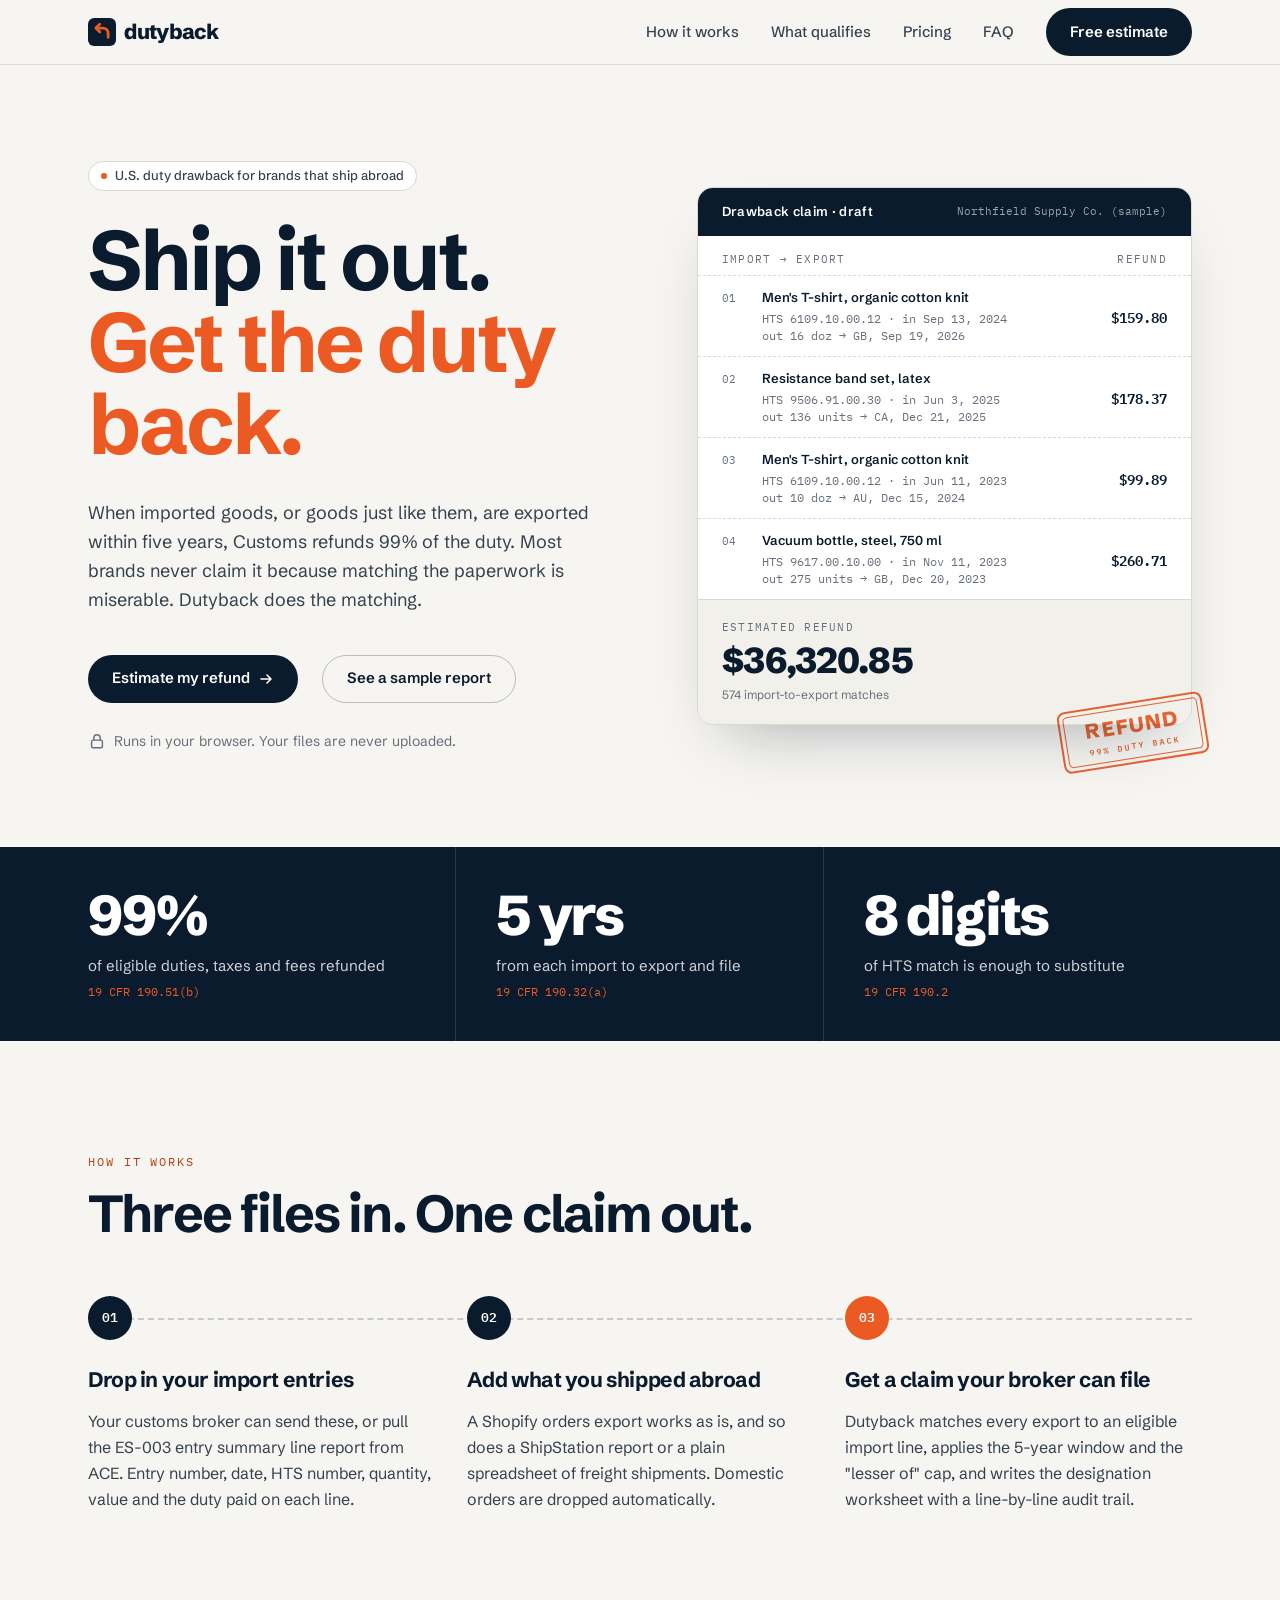
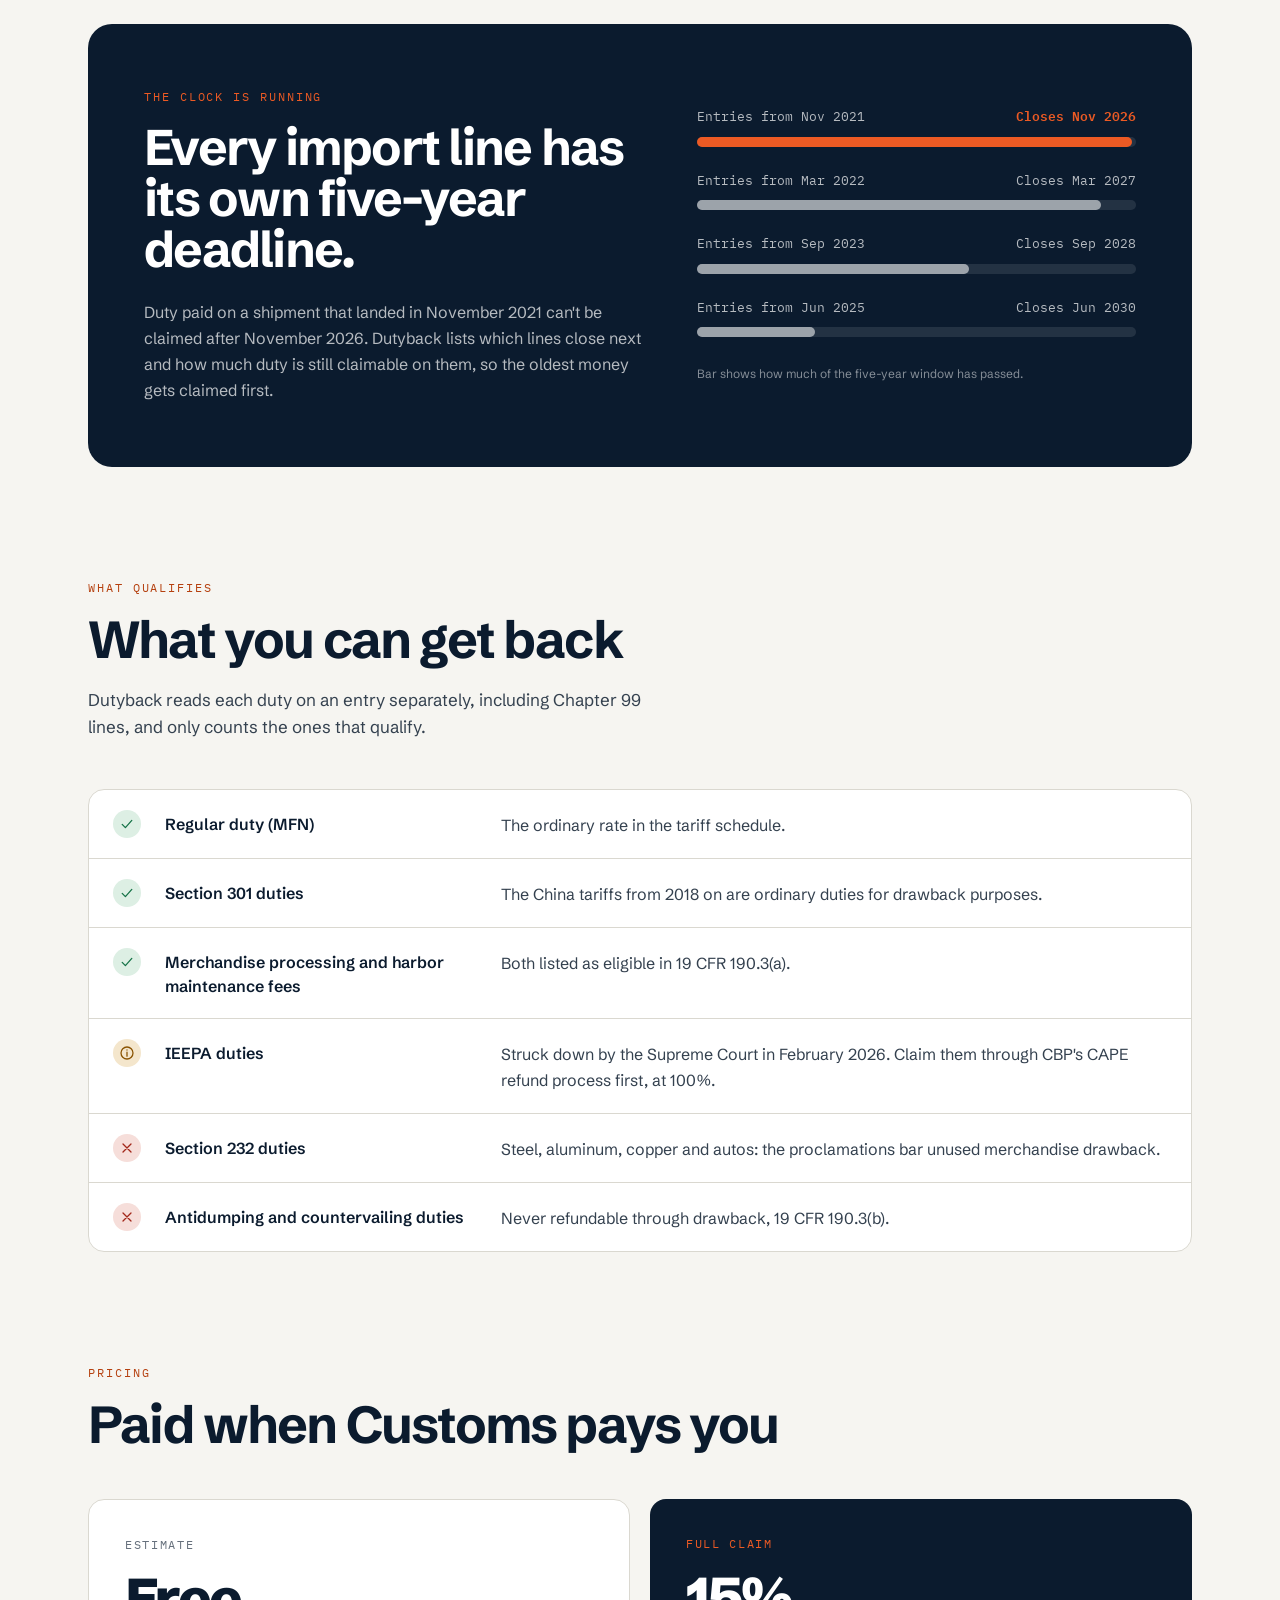
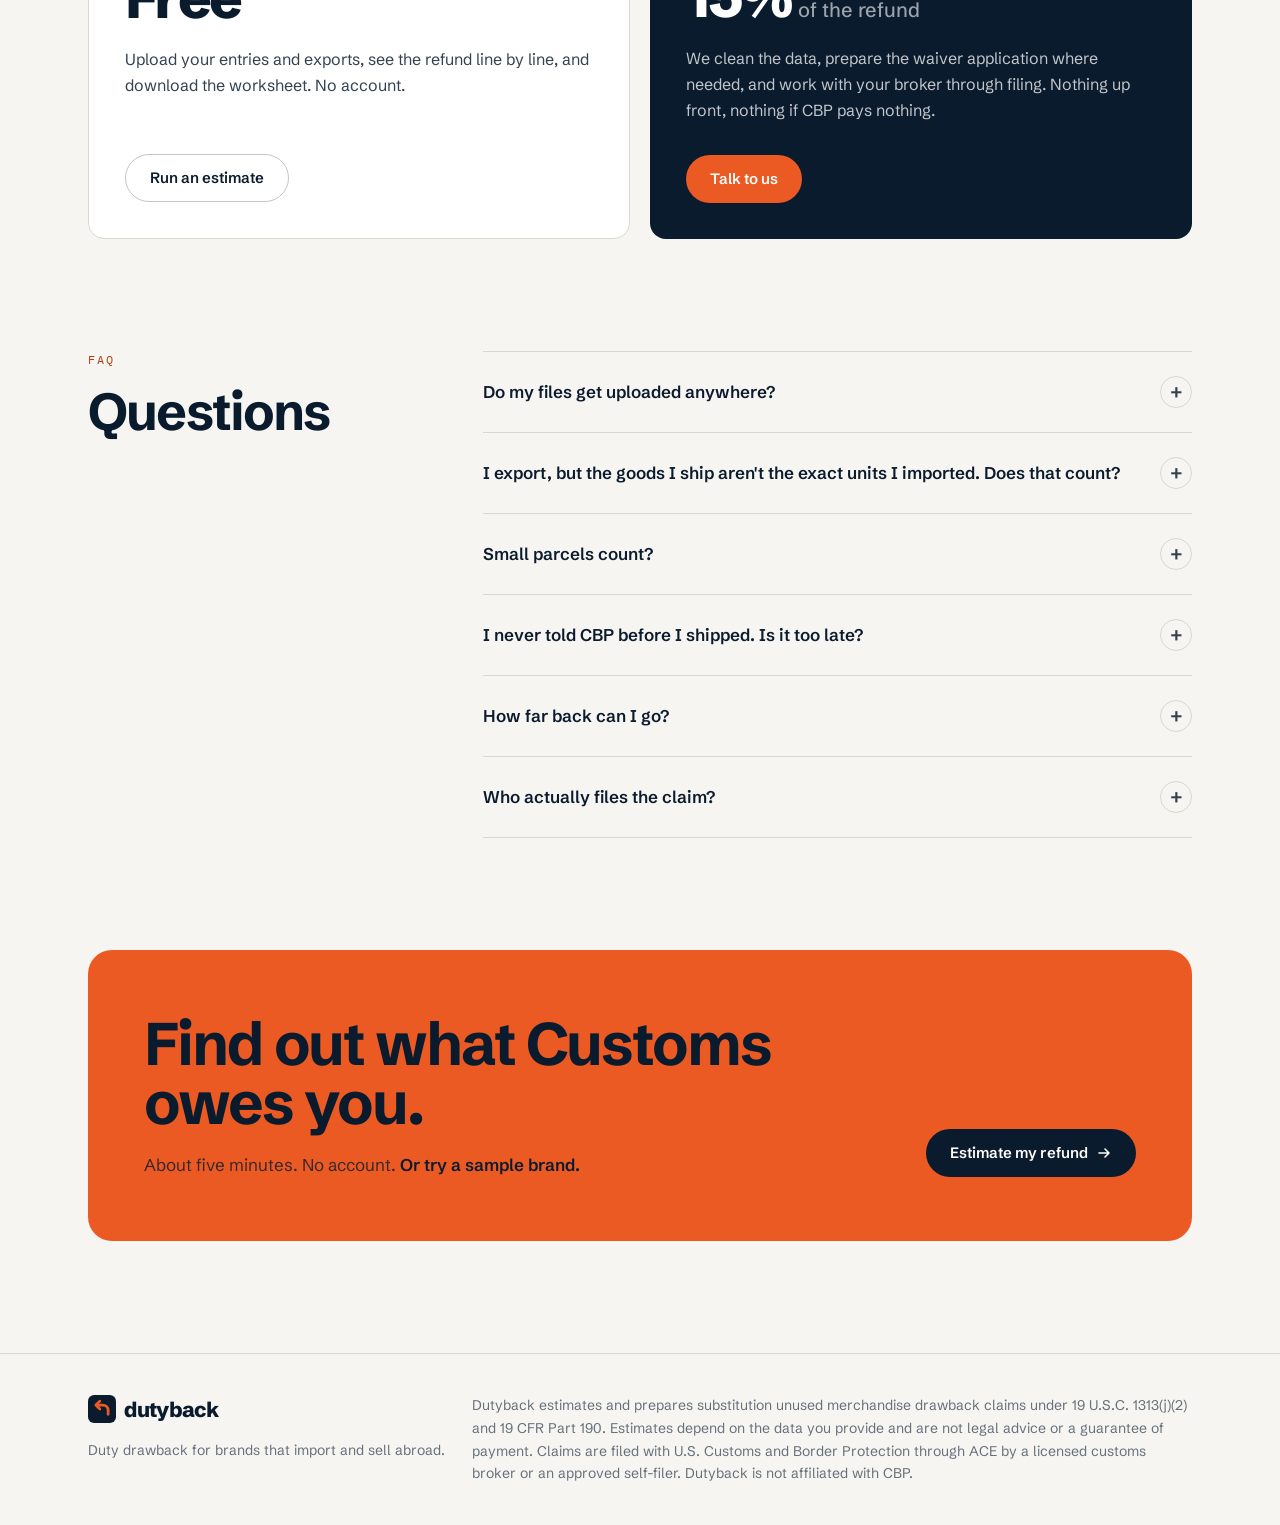
<file: index.html>
<!doctype html>
<html lang="en">
  <head>
    <meta charset="UTF-8" />
    <link rel="icon" type="image/svg+xml" href="/favicon.svg" />
    <meta name="theme-color" content="#0B1B2E" />
    <meta name="viewport" content="width=device-width, initial-scale=1.0" />
    <title>Dutyback: get your import duties back</title>
    <meta name="description" content="Dutyback finds the U.S. import duties you can reclaim through duty drawback, matches every export to an eligible import, and builds a claim file your customs broker can file." />
    <link rel="preconnect" href="https://fonts.googleapis.com" />
    <link rel="preconnect" href="https://fonts.gstatic.com" crossorigin />
    <link href="https://fonts.googleapis.com/css2?family=Schibsted+Grotesk:wght@400;500;600;700;800&family=IBM+Plex+Mono:wght@400;500;600&display=swap" rel="stylesheet" />
    <script type="module" crossorigin src="/assets/index-WM2guRGG.js"></script>
    <link rel="stylesheet" crossorigin href="/assets/index-C-Rnt7zD.css">
  </head>
  <body>
    <div id="root"></div>
  </body>
</html>
</file>
<file: assets/index-C-Rnt7zD.css>
/*! tailwindcss v4.3.3 | MIT License | https://tailwindcss.com */
@layer properties{@supports (((-webkit-hyphens:none)) and (not (margin-trim:inline))) or ((-moz-orient:inline) and (not (color:rgb(from red r g b)))){*,:before,:after,::backdrop{--tw-translate-x:0;--tw-translate-y:0;--tw-translate-z:0;--tw-space-y-reverse:0;--tw-divide-y-reverse:0;--tw-border-style:solid;--tw-leading:initial;--tw-font-weight:initial;--tw-tracking:initial;--tw-ordinal:initial;--tw-slashed-zero:initial;--tw-numeric-figure:initial;--tw-numeric-spacing:initial;--tw-numeric-fraction:initial;--tw-shadow:0 0 #0000;--tw-shadow-color:initial;--tw-shadow-alpha:100%;--tw-inset-shadow:0 0 #0000;--tw-inset-shadow-color:initial;--tw-inset-shadow-alpha:100%;--tw-ring-color:initial;--tw-ring-shadow:0 0 #0000;--tw-inset-ring-color:initial;--tw-inset-ring-shadow:0 0 #0000;--tw-ring-inset:initial;--tw-ring-offset-width:0px;--tw-ring-offset-color:#fff;--tw-ring-offset-shadow:0 0 #0000;--tw-backdrop-blur:initial;--tw-backdrop-brightness:initial;--tw-backdrop-contrast:initial;--tw-backdrop-grayscale:initial;--tw-backdrop-hue-rotate:initial;--tw-backdrop-invert:initial;--tw-backdrop-opacity:initial;--tw-backdrop-saturate:initial;--tw-backdrop-sepia:initial;--tw-divide-x-reverse:0}}}@layer theme{:root,:host{--font-sans:"Schibsted Grotesk", ui-sans-serif, system-ui, sans-serif;--font-serif:"Schibsted Grotesk", ui-sans-serif, system-ui, sans-serif;--font-mono:"IBM Plex Mono", ui-monospace, monospace;--color-white:#fff;--spacing:.25rem;--container-md:28rem;--container-xl:36rem;--container-2xl:42rem;--container-3xl:48rem;--container-6xl:72rem;--text-sm:.875rem;--text-sm--line-height:calc(1.25 / .875);--text-xl:1.25rem;--text-xl--line-height:calc(1.75 / 1.25);--font-weight-normal:400;--font-weight-medium:500;--font-weight-semibold:600;--font-weight-bold:700;--font-weight-extrabold:800;--tracking-tight:-.025em;--tracking-normal:0em;--tracking-wide:.025em;--tracking-wider:.05em;--leading-snug:1.375;--leading-relaxed:1.625;--radius-md:.375rem;--radius-lg:.5rem;--radius-2xl:1rem;--radius-3xl:1.5rem;--default-transition-duration:.15s;--default-transition-timing-function:cubic-bezier(.4, 0, .2, 1);--default-font-family:var(--font-sans);--default-mono-font-family:var(--font-mono);--color-paper:#f6f5f1;--color-paper-2:#eceae3;--color-card:#fff;--color-ink:#0b1b2e;--color-ink-2:#34414f;--color-muted:#66707c;--color-rule:#dad8d0;--color-signal:#ec5a24;--color-signal-ink:#b5400f;--color-signal-soft:#fce6dc;--color-accent:#157347;--color-accent-soft:#ddefe4;--color-warn:#8a5300;--color-warn-soft:#f4e6cc;--color-bad:#a3271a}}@layer base{*,:after,:before,::backdrop{box-sizing:border-box;border:0 solid;margin:0;padding:0}::file-selector-button{box-sizing:border-box;border:0 solid;margin:0;padding:0}html,:host{-webkit-text-size-adjust:100%;tab-size:4;line-height:1.5;font-family:var(--default-font-family,-apple-system, BlinkMacSystemFont, "Segoe UI", Roboto, "Helvetica Neue", "Noto Sans", Arial, sans-serif, "Apple Color Emoji", "Segoe UI Emoji", "Segoe UI Symbol", "Noto Color Emoji");font-feature-settings:var(--default-font-feature-settings,normal);font-variation-settings:var(--default-font-variation-settings,normal);-webkit-tap-highlight-color:transparent}hr{height:0;color:inherit;border-top-width:1px}abbr:where([title]){-webkit-text-decoration:underline dotted;text-decoration:underline dotted}h1,h2,h3,h4,h5,h6{font-size:inherit;font-weight:inherit}a{color:inherit;-webkit-text-decoration:inherit;-webkit-text-decoration:inherit;-webkit-text-decoration:inherit;-webkit-text-decoration:inherit;text-decoration:inherit}b,strong{font-weight:bolder}code,kbd,samp,pre{font-family:var(--default-mono-font-family,ui-monospace, SFMono-Regular, Menlo, Monaco, Consolas, "Liberation Mono", "Courier New", monospace);font-feature-settings:var(--default-mono-font-feature-settings,normal);font-variation-settings:var(--default-mono-font-variation-settings,normal);font-size:1em}small{font-size:80%}sub,sup{vertical-align:baseline;font-size:75%;line-height:0;position:relative}sub{bottom:-.25em}sup{top:-.5em}table{text-indent:0;border-color:inherit;border-collapse:collapse}:-moz-focusring:where(:not(iframe)){outline:auto}progress{vertical-align:baseline}summary{display:list-item}ol,ul,menu{list-style:none}img,svg,video,canvas,audio,iframe,embed,object{vertical-align:middle;display:block}img,video{max-width:100%;height:auto}button,input,select,optgroup,textarea{font:inherit;font-feature-settings:inherit;font-variation-settings:inherit;letter-spacing:inherit;color:inherit;opacity:1;background-color:#0000;border-radius:0}::file-selector-button{font:inherit;font-feature-settings:inherit;font-variation-settings:inherit;letter-spacing:inherit;color:inherit;opacity:1;background-color:#0000;border-radius:0}:where(select:is([multiple],[size])) optgroup{font-weight:bolder}:where(select:is([multiple],[size])) optgroup option{padding-inline-start:20px}::file-selector-button{margin-inline-end:4px}::placeholder{opacity:1}@supports (not ((-webkit-appearance:-apple-pay-button))) or (contain-intrinsic-size:1px){::placeholder{color:currentColor}@supports (color:color-mix(in lab, red, red)){::placeholder{color:color-mix(in oklab, currentcolor 50%, transparent)}}}textarea{resize:vertical}::-webkit-search-decoration{-webkit-appearance:none}::-webkit-date-and-time-value{min-height:1lh;text-align:inherit}::-webkit-datetime-edit{display:inline-flex}::-webkit-datetime-edit-fields-wrapper{padding:0}::-webkit-datetime-edit{padding-block:0}::-webkit-datetime-edit-year-field{padding-block:0}::-webkit-datetime-edit-month-field{padding-block:0}::-webkit-datetime-edit-day-field{padding-block:0}::-webkit-datetime-edit-hour-field{padding-block:0}::-webkit-datetime-edit-minute-field{padding-block:0}::-webkit-datetime-edit-second-field{padding-block:0}::-webkit-datetime-edit-millisecond-field{padding-block:0}::-webkit-datetime-edit-meridiem-field{padding-block:0}::-webkit-calendar-picker-indicator{line-height:1}:-moz-ui-invalid{box-shadow:none}button,input:where([type=button],[type=reset],[type=submit]){appearance:button}::file-selector-button{appearance:button}::-webkit-inner-spin-button{height:auto}::-webkit-outer-spin-button{height:auto}[hidden]:where(:not([hidden=until-found])){display:none!important}}@layer components;@layer utilities{.pointer-events-none{pointer-events:none}.visible{visibility:visible}.absolute{position:absolute}.fixed{position:fixed}.relative{position:relative}.sticky{position:sticky}.top-0{top:0}.top-\[22px\]{top:22px}.-right-4{right:calc(var(--spacing) * -4)}.right-0{right:0}.-bottom-10{bottom:calc(var(--spacing) * -10)}.left-0{left:0}.z-20{z-index:20}.col-start-2{grid-column-start:2}.container{width:100%}@media (width>=40rem){.container{max-width:40rem}}@media (width>=48rem){.container{max-width:48rem}}@media (width>=64rem){.container{max-width:64rem}}@media (width>=80rem){.container{max-width:80rem}}@media (width>=96rem){.container{max-width:96rem}}.mx-auto{margin-inline:auto}.mt-0\.5{margin-top:calc(var(--spacing) * .5)}.mt-1{margin-top:var(--spacing)}.mt-1\.5{margin-top:calc(var(--spacing) * 1.5)}.mt-2{margin-top:calc(var(--spacing) * 2)}.mt-2\.5{margin-top:calc(var(--spacing) * 2.5)}.mt-3{margin-top:calc(var(--spacing) * 3)}.mt-4{margin-top:calc(var(--spacing) * 4)}.mt-5{margin-top:calc(var(--spacing) * 5)}.mt-6{margin-top:calc(var(--spacing) * 6)}.mt-7{margin-top:calc(var(--spacing) * 7)}.mt-8{margin-top:calc(var(--spacing) * 8)}.mt-10{margin-top:calc(var(--spacing) * 10)}.mt-12{margin-top:calc(var(--spacing) * 12)}.mt-14{margin-top:calc(var(--spacing) * 14)}.mt-16{margin-top:calc(var(--spacing) * 16)}.mt-28{margin-top:calc(var(--spacing) * 28)}.mt-auto{margin-top:auto}.-mb-px{margin-bottom:-1px}.ml-2{margin-left:calc(var(--spacing) * 2)}.block{display:block}.contents{display:contents}.flex{display:flex}.grid{display:grid}.hidden{display:none}.inline-flex{display:inline-flex}.table{display:table}.h-1\.5{height:calc(var(--spacing) * 1.5)}.h-2\.5{height:calc(var(--spacing) * 2.5)}.h-4{height:calc(var(--spacing) * 4)}.h-7{height:calc(var(--spacing) * 7)}.h-8{height:calc(var(--spacing) * 8)}.h-10{height:calc(var(--spacing) * 10)}.h-11{height:calc(var(--spacing) * 11)}.h-12{height:calc(var(--spacing) * 12)}.h-16{height:calc(var(--spacing) * 16)}.h-auto{height:auto}.min-h-\[288px\]{min-height:288px}.min-h-screen{min-height:100vh}.w-1\.5{width:calc(var(--spacing) * 1.5)}.w-4{width:calc(var(--spacing) * 4)}.w-7{width:calc(var(--spacing) * 7)}.w-8{width:calc(var(--spacing) * 8)}.w-10{width:calc(var(--spacing) * 10)}.w-11{width:calc(var(--spacing) * 11)}.w-\[150px\]{width:150px}.w-full{width:100%}.max-w-2xl{max-width:var(--container-2xl)}.max-w-3xl{max-width:var(--container-3xl)}.max-w-6xl{max-width:var(--container-6xl)}.max-w-\[14rem\]{max-width:14rem}.max-w-\[15rem\]{max-width:15rem}.max-w-\[16rem\]{max-width:16rem}.max-w-\[18rem\]{max-width:18rem}.max-w-\[32rem\]{max-width:32rem}.max-w-\[33rem\]{max-width:33rem}.max-w-\[40rem\]{max-width:40rem}.max-w-md{max-width:var(--container-md)}.max-w-xl{max-width:var(--container-xl)}.min-w-0{min-width:0}.min-w-\[860px\]{min-width:860px}.shrink-0{flex-shrink:0}.-translate-x-1\/2{--tw-translate-x:calc(calc(1 / 2 * 100%) * -1);translate:var(--tw-translate-x) var(--tw-translate-y)}.-translate-y-full{--tw-translate-y:-100%;translate:var(--tw-translate-x) var(--tw-translate-y)}.rotate-\[-9deg\]{rotate:-9deg}.cursor-pointer{cursor:pointer}.scroll-mt-16{scroll-margin-top:calc(var(--spacing) * 16)}.list-none{list-style-type:none}.grid-cols-1{grid-template-columns:repeat(1,minmax(0,1fr))}.grid-cols-2{grid-template-columns:repeat(2,minmax(0,1fr))}.grid-cols-\[1\.75rem_1fr_auto\]{grid-template-columns:1.75rem 1fr auto}.grid-cols-\[1fr_auto\]{grid-template-columns:1fr auto}.grid-cols-\[2\.25rem_1fr\]{grid-template-columns:2.25rem 1fr}.flex-col{flex-direction:column}.flex-wrap{flex-wrap:wrap}.place-items-center{place-items:center}.items-center{align-items:center}.items-end{align-items:flex-end}.items-start{align-items:flex-start}.justify-between{justify-content:space-between}.justify-center{justify-content:center}.gap-1\.5{gap:calc(var(--spacing) * 1.5)}.gap-2{gap:calc(var(--spacing) * 2)}.gap-2\.5{gap:calc(var(--spacing) * 2.5)}.gap-3{gap:calc(var(--spacing) * 3)}.gap-4{gap:calc(var(--spacing) * 4)}.gap-5{gap:calc(var(--spacing) * 5)}.gap-6{gap:calc(var(--spacing) * 6)}.gap-8{gap:calc(var(--spacing) * 8)}.gap-10{gap:calc(var(--spacing) * 10)}.gap-12{gap:calc(var(--spacing) * 12)}.gap-16{gap:calc(var(--spacing) * 16)}:where(.space-y-1>:not(:last-child)){--tw-space-y-reverse:0;margin-block-start:calc(var(--spacing) * var(--tw-space-y-reverse));margin-block-end:calc(var(--spacing) * calc(1 - var(--tw-space-y-reverse)))}:where(.space-y-4>:not(:last-child)){--tw-space-y-reverse:0;margin-block-start:calc(calc(var(--spacing) * 4) * var(--tw-space-y-reverse));margin-block-end:calc(calc(var(--spacing) * 4) * calc(1 - var(--tw-space-y-reverse)))}:where(.space-y-6>:not(:last-child)){--tw-space-y-reverse:0;margin-block-start:calc(calc(var(--spacing) * 6) * var(--tw-space-y-reverse));margin-block-end:calc(calc(var(--spacing) * 6) * calc(1 - var(--tw-space-y-reverse)))}:where(.space-y-8>:not(:last-child)){--tw-space-y-reverse:0;margin-block-start:calc(calc(var(--spacing) * 8) * var(--tw-space-y-reverse));margin-block-end:calc(calc(var(--spacing) * 8) * calc(1 - var(--tw-space-y-reverse)))}.gap-x-3{column-gap:calc(var(--spacing) * 3)}.gap-x-4{column-gap:calc(var(--spacing) * 4)}.gap-x-6{column-gap:calc(var(--spacing) * 6)}.gap-y-1{row-gap:var(--spacing)}.gap-y-2{row-gap:calc(var(--spacing) * 2)}.gap-y-4{row-gap:calc(var(--spacing) * 4)}:where(.divide-y>:not(:last-child)){--tw-divide-y-reverse:0;border-bottom-style:var(--tw-border-style);border-top-style:var(--tw-border-style);border-top-width:calc(1px * var(--tw-divide-y-reverse));border-bottom-width:calc(1px * calc(1 - var(--tw-divide-y-reverse)))}:where(.divide-rule>:not(:last-child)){border-color:var(--color-rule)}:where(.divide-white\/12>:not(:last-child)){border-color:#ffffff1f}@supports (color:color-mix(in lab, red, red)){:where(.divide-white\/12>:not(:last-child)){border-color:color-mix(in oklab, var(--color-white) 12%, transparent)}}.self-center{align-self:center}.truncate{text-overflow:ellipsis;white-space:nowrap;overflow:hidden}.overflow-hidden{overflow:hidden}.overflow-x-auto{overflow-x:auto}.rounded{border-radius:.25rem}.rounded-2xl{border-radius:var(--radius-2xl)}.rounded-3xl{border-radius:var(--radius-3xl)}.rounded-full{border-radius:2147483647px}.rounded-lg{border-radius:var(--radius-lg)}.rounded-md{border-radius:var(--radius-md)}.border{border-style:var(--tw-border-style);border-width:1px}.border-y{border-block-style:var(--tw-border-style);border-block-width:1px}.border-t{border-top-style:var(--tw-border-style);border-top-width:1px}.border-t-2{border-top-style:var(--tw-border-style);border-top-width:2px}.border-r{border-right-style:var(--tw-border-style);border-right-width:1px}.border-b{border-bottom-style:var(--tw-border-style);border-bottom-width:1px}.border-b-2{border-bottom-style:var(--tw-border-style);border-bottom-width:2px}.border-l{border-left-style:var(--tw-border-style);border-left-width:1px}.border-dashed{--tw-border-style:dashed;border-style:dashed}.border-accent{border-color:var(--color-accent)}.border-ink{border-color:var(--color-ink)}.border-ink\/20{border-color:#0b1b2e33}@supports (color:color-mix(in lab, red, red)){.border-ink\/20{border-color:color-mix(in oklab, var(--color-ink) 20%, transparent)}}.border-ink\/25{border-color:#0b1b2e40}@supports (color:color-mix(in lab, red, red)){.border-ink\/25{border-color:color-mix(in oklab, var(--color-ink) 25%, transparent)}}.border-ink\/30{border-color:#0b1b2e4d}@supports (color:color-mix(in lab, red, red)){.border-ink\/30{border-color:color-mix(in oklab, var(--color-ink) 30%, transparent)}}.border-rule{border-color:var(--color-rule)}.border-transparent{border-color:#0000}.bg-\[\#F6DEDA\]{background-color:#f6deda}.bg-accent-soft{background-color:var(--color-accent-soft)}.bg-accent-soft\/60{background-color:#ddefe499}@supports (color:color-mix(in lab, red, red)){.bg-accent-soft\/60{background-color:color-mix(in oklab, var(--color-accent-soft) 60%, transparent)}}.bg-card{background-color:var(--color-card)}.bg-ink{background-color:var(--color-ink)}.bg-paper-2{background-color:var(--color-paper-2)}.bg-paper-2\/70{background-color:#eceae3b3}@supports (color:color-mix(in lab, red, red)){.bg-paper-2\/70{background-color:color-mix(in oklab, var(--color-paper-2) 70%, transparent)}}.bg-paper\/85{background-color:#f6f5f1d9}@supports (color:color-mix(in lab, red, red)){.bg-paper\/85{background-color:color-mix(in oklab, var(--color-paper) 85%, transparent)}}.bg-signal{background-color:var(--color-signal)}.bg-warn-soft{background-color:var(--color-warn-soft)}.bg-white\/10{background-color:#ffffff1a}@supports (color:color-mix(in lab, red, red)){.bg-white\/10{background-color:color-mix(in oklab, var(--color-white) 10%, transparent)}}.bg-white\/55{background-color:#ffffff8c}@supports (color:color-mix(in lab, red, red)){.bg-white\/55{background-color:color-mix(in oklab, var(--color-white) 55%, transparent)}}.p-4{padding:calc(var(--spacing) * 4)}.p-7{padding:calc(var(--spacing) * 7)}.p-9{padding:calc(var(--spacing) * 9)}.px-0{padding-inline:0}.px-3{padding-inline:calc(var(--spacing) * 3)}.px-5{padding-inline:calc(var(--spacing) * 5)}.px-6{padding-inline:calc(var(--spacing) * 6)}.px-8{padding-inline:calc(var(--spacing) * 8)}.py-1{padding-block:var(--spacing)}.py-2{padding-block:calc(var(--spacing) * 2)}.py-2\.5{padding-block:calc(var(--spacing) * 2.5)}.py-3{padding-block:calc(var(--spacing) * 3)}.py-4{padding-block:calc(var(--spacing) * 4)}.py-5{padding-block:calc(var(--spacing) * 5)}.py-6{padding-block:calc(var(--spacing) * 6)}.py-8{padding-block:calc(var(--spacing) * 8)}.py-10{padding-block:calc(var(--spacing) * 10)}.py-12{padding-block:calc(var(--spacing) * 12)}.py-14{padding-block:calc(var(--spacing) * 14)}.pt-0\.5{padding-top:calc(var(--spacing) * .5)}.pt-1{padding-top:var(--spacing)}.pt-2{padding-top:calc(var(--spacing) * 2)}.pt-4{padding-top:calc(var(--spacing) * 4)}.pt-8{padding-top:calc(var(--spacing) * 8)}.pt-10{padding-top:calc(var(--spacing) * 10)}.pt-12{padding-top:calc(var(--spacing) * 12)}.pt-14{padding-top:calc(var(--spacing) * 14)}.pt-28{padding-top:calc(var(--spacing) * 28)}.pr-3{padding-right:calc(var(--spacing) * 3)}.pr-4{padding-right:calc(var(--spacing) * 4)}.pb-2{padding-bottom:calc(var(--spacing) * 2)}.pb-3{padding-bottom:calc(var(--spacing) * 3)}.pb-10{padding-bottom:calc(var(--spacing) * 10)}.pb-24{padding-bottom:calc(var(--spacing) * 24)}.text-left{text-align:left}.text-right{text-align:right}.align-top{vertical-align:top}.font-mono{font-family:var(--font-mono)}.font-serif{font-family:var(--font-serif)}.text-sm{font-size:var(--text-sm);line-height:var(--tw-leading,var(--text-sm--line-height))}.text-xl{font-size:var(--text-xl);line-height:var(--tw-leading,var(--text-xl--line-height))}.text-\[10\.5px\]{font-size:10.5px}.text-\[11\.5px\]{font-size:11.5px}.text-\[11px\]{font-size:11px}.text-\[12px\]{font-size:12px}.text-\[13px\]{font-size:13px}.text-\[14px\]{font-size:14px}.text-\[15px\]{font-size:15px}.text-\[17px\]{font-size:17px}.text-\[18px\]{font-size:18px}.text-\[20px\]{font-size:20px}.text-\[21px\]{font-size:21px}.text-\[24px\]{font-size:24px}.text-\[36px\]{font-size:36px}.text-\[38px\]{font-size:38px}.text-\[40px\]{font-size:40px}.text-\[44px\]{font-size:44px}.text-\[54px\]{font-size:54px}.text-\[56px\]{font-size:56px}.leading-\[0\.98\]{--tw-leading:.98;line-height:.98}.leading-\[1\.02\]{--tw-leading:1.02;line-height:1.02}.leading-\[1\.03\]{--tw-leading:1.03;line-height:1.03}.leading-\[1\.05\]{--tw-leading:1.05;line-height:1.05}.leading-none{--tw-leading:1;line-height:1}.leading-relaxed{--tw-leading:var(--leading-relaxed);line-height:var(--leading-relaxed)}.leading-snug{--tw-leading:var(--leading-snug);line-height:var(--leading-snug)}.font-bold{--tw-font-weight:var(--font-weight-bold);font-weight:var(--font-weight-bold)}.font-extrabold{--tw-font-weight:var(--font-weight-extrabold);font-weight:var(--font-weight-extrabold)}.font-medium{--tw-font-weight:var(--font-weight-medium);font-weight:var(--font-weight-medium)}.font-normal{--tw-font-weight:var(--font-weight-normal);font-weight:var(--font-weight-normal)}.font-semibold{--tw-font-weight:var(--font-weight-semibold);font-weight:var(--font-weight-semibold)}.tracking-\[-0\.02em\]{--tw-tracking:-.02em;letter-spacing:-.02em}.tracking-\[-0\.03em\]{--tw-tracking:-.03em;letter-spacing:-.03em}.tracking-\[-0\.04em\]{--tw-tracking:-.04em;letter-spacing:-.04em}.tracking-\[0\.12em\]{--tw-tracking:.12em;letter-spacing:.12em}.tracking-\[0\.14em\]{--tw-tracking:.14em;letter-spacing:.14em}.tracking-\[0\.16em\]{--tw-tracking:.16em;letter-spacing:.16em}.tracking-normal{--tw-tracking:var(--tracking-normal);letter-spacing:var(--tracking-normal)}.tracking-tight{--tw-tracking:var(--tracking-tight);letter-spacing:var(--tracking-tight)}.tracking-wide{--tw-tracking:var(--tracking-wide);letter-spacing:var(--tracking-wide)}.tracking-wider{--tw-tracking:var(--tracking-wider);letter-spacing:var(--tracking-wider)}.whitespace-nowrap{white-space:nowrap}.text-accent{color:var(--color-accent)}.text-bad{color:var(--color-bad)}.text-ink{color:var(--color-ink)}.text-ink-2{color:var(--color-ink-2)}.text-ink\/80{color:#0b1b2ecc}@supports (color:color-mix(in lab, red, red)){.text-ink\/80{color:color-mix(in oklab, var(--color-ink) 80%, transparent)}}.text-muted{color:var(--color-muted)}.text-paper{color:var(--color-paper)}.text-paper\/70{color:#f6f5f1b3}@supports (color:color-mix(in lab, red, red)){.text-paper\/70{color:color-mix(in oklab, var(--color-paper) 70%, transparent)}}.text-signal{color:var(--color-signal)}.text-signal-ink{color:var(--color-signal-ink)}.text-warn{color:var(--color-warn)}.text-white{color:var(--color-white)}.text-white\/50{color:#ffffff80}@supports (color:color-mix(in lab, red, red)){.text-white\/50{color:color-mix(in oklab, var(--color-white) 50%, transparent)}}.text-white\/60{color:#fff9}@supports (color:color-mix(in lab, red, red)){.text-white\/60{color:color-mix(in oklab, var(--color-white) 60%, transparent)}}.text-white\/70{color:#ffffffb3}@supports (color:color-mix(in lab, red, red)){.text-white\/70{color:color-mix(in oklab, var(--color-white) 70%, transparent)}}.text-white\/75{color:#ffffffbf}@supports (color:color-mix(in lab, red, red)){.text-white\/75{color:color-mix(in oklab, var(--color-white) 75%, transparent)}}.text-white\/80{color:#fffc}@supports (color:color-mix(in lab, red, red)){.text-white\/80{color:color-mix(in oklab, var(--color-white) 80%, transparent)}}.capitalize{text-transform:capitalize}.lowercase{text-transform:lowercase}.uppercase{text-transform:uppercase}.ordinal{--tw-ordinal:ordinal;font-variant-numeric:var(--tw-ordinal,) var(--tw-slashed-zero,) var(--tw-numeric-figure,) var(--tw-numeric-spacing,) var(--tw-numeric-fraction,)}.no-underline{text-decoration-line:none}.underline{text-decoration-line:underline}.decoration-rule{-webkit-text-decoration-color:var(--color-rule);-webkit-text-decoration-color:var(--color-rule);-webkit-text-decoration-color:var(--color-rule);text-decoration-color:var(--color-rule)}.underline-offset-4{text-underline-offset:4px}.accent-\[\#0B1B2E\]{accent-color:#0b1b2e}.opacity-40{opacity:.4}.opacity-90{opacity:.9}.shadow-\[0_30px_60px_-30px_rgba\(11\,27\,46\,\.35\)\]{--tw-shadow:0 30px 60px -30px var(--tw-shadow-color,#0b1b2e59);box-shadow:var(--tw-inset-shadow), var(--tw-inset-ring-shadow), var(--tw-ring-offset-shadow), var(--tw-ring-shadow), var(--tw-shadow)}.shadow-lg{--tw-shadow:0 10px 15px -3px var(--tw-shadow-color,#0000001a), 0 4px 6px -4px var(--tw-shadow-color,#0000001a);box-shadow:var(--tw-inset-shadow), var(--tw-inset-ring-shadow), var(--tw-ring-offset-shadow), var(--tw-ring-shadow), var(--tw-shadow)}.ring{--tw-ring-shadow:var(--tw-ring-inset,) 0 0 0 calc(1px + var(--tw-ring-offset-width)) var(--tw-ring-color,currentcolor);box-shadow:var(--tw-inset-shadow), var(--tw-inset-ring-shadow), var(--tw-ring-offset-shadow), var(--tw-ring-shadow), var(--tw-shadow)}.backdrop-blur{--tw-backdrop-blur:blur(8px);-webkit-backdrop-filter:var(--tw-backdrop-blur,) var(--tw-backdrop-brightness,) var(--tw-backdrop-contrast,) var(--tw-backdrop-grayscale,) var(--tw-backdrop-hue-rotate,) var(--tw-backdrop-invert,) var(--tw-backdrop-opacity,) var(--tw-backdrop-saturate,) var(--tw-backdrop-sepia,);backdrop-filter:var(--tw-backdrop-blur,) var(--tw-backdrop-brightness,) var(--tw-backdrop-contrast,) var(--tw-backdrop-grayscale,) var(--tw-backdrop-hue-rotate,) var(--tw-backdrop-invert,) var(--tw-backdrop-opacity,) var(--tw-backdrop-saturate,) var(--tw-backdrop-sepia,)}.transition-colors{transition-property:color,background-color,border-color,outline-color,text-decoration-color,fill,stroke,--tw-gradient-from,--tw-gradient-via,--tw-gradient-to;transition-timing-function:var(--tw-ease,var(--default-transition-timing-function));transition-duration:var(--tw-duration,var(--default-transition-duration))}.transition-transform{transition-property:transform,translate,scale,rotate;transition-timing-function:var(--tw-ease,var(--default-transition-timing-function));transition-duration:var(--tw-duration,var(--default-transition-duration))}.outline-none{--tw-outline-style:none;outline-style:none}.group-open\:hidden:is(:where(.group):is([open],:popover-open,:open) *){display:none}.group-open\:rotate-45:is(:where(.group):is([open],:popover-open,:open) *){rotate:45deg}@media (hover:hover){.hover\:border-ink:hover{border-color:var(--color-ink)}.hover\:border-ink\/60:hover{border-color:#0b1b2e99}@supports (color:color-mix(in lab, red, red)){.hover\:border-ink\/60:hover{border-color:color-mix(in oklab, var(--color-ink) 60%, transparent)}}.hover\:bg-signal-ink:hover{background-color:var(--color-signal-ink)}.hover\:text-ink:hover{color:var(--color-ink)}.hover\:decoration-ink:hover{-webkit-text-decoration-color:var(--color-ink);-webkit-text-decoration-color:var(--color-ink);-webkit-text-decoration-color:var(--color-ink);text-decoration-color:var(--color-ink)}}.focus\:border-ink:focus{border-color:var(--color-ink)}@media (width>=40rem){.sm\:col-span-2{grid-column:span 2/span 2}.sm\:block{display:block}.sm\:hidden{display:none}.sm\:inline{display:inline}.sm\:grid-cols-2{grid-template-columns:repeat(2,minmax(0,1fr))}.sm\:grid-cols-3{grid-template-columns:repeat(3,minmax(0,1fr))}:where(.sm\:divide-x>:not(:last-child)){--tw-divide-x-reverse:0;border-inline-style:var(--tw-border-style);border-inline-start-width:calc(1px * var(--tw-divide-x-reverse));border-inline-end-width:calc(1px * calc(1 - var(--tw-divide-x-reverse)))}:where(.sm\:divide-y-0>:not(:last-child)){--tw-divide-y-reverse:0;border-bottom-style:var(--tw-border-style);border-top-style:var(--tw-border-style);border-top-width:calc(0px * var(--tw-divide-y-reverse));border-bottom-width:calc(0px * calc(1 - var(--tw-divide-y-reverse)))}.sm\:px-10{padding-inline:calc(var(--spacing) * 10)}.first\:sm\:pl-0:first-child{padding-left:0}}@media (width>=48rem){.md\:col-start-3{grid-column-start:3}.md\:block{display:block}.md\:inline{display:inline}.md\:grid-cols-2{grid-template-columns:repeat(2,minmax(0,1fr))}.md\:grid-cols-3{grid-template-columns:repeat(3,minmax(0,1fr))}.md\:grid-cols-\[1\.4fr_1fr\]{grid-template-columns:1.4fr 1fr}.md\:grid-cols-\[1\.15fr_1fr\]{grid-template-columns:1.15fr 1fr}.md\:grid-cols-\[1fr_2fr\]{grid-template-columns:1fr 2fr}.md\:grid-cols-\[2\.25rem_20rem_1fr\]{grid-template-columns:2.25rem 20rem 1fr}.md\:flex-row{flex-direction:row}.md\:items-end{align-items:flex-end}.md\:justify-end{justify-content:flex-end}.md\:gap-8{gap:calc(var(--spacing) * 8)}.md\:px-14{padding-inline:calc(var(--spacing) * 14)}.md\:py-16{padding-block:calc(var(--spacing) * 16)}.md\:pt-16{padding-top:calc(var(--spacing) * 16)}.md\:pt-24{padding-top:calc(var(--spacing) * 24)}.md\:text-\[44px\]{font-size:44px}.md\:text-\[50px\]{font-size:50px}.md\:text-\[52px\]{font-size:52px}.md\:text-\[56px\]{font-size:56px}.md\:text-\[60px\]{font-size:60px}.md\:text-\[80px\]{font-size:80px}.md\:text-\[84px\]{font-size:84px}}@media (width>=64rem){.lg\:grid-cols-2{grid-template-columns:repeat(2,minmax(0,1fr))}.lg\:grid-cols-\[1\.1fr_1fr\]{grid-template-columns:1.1fr 1fr}.lg\:grid-cols-\[1\.3fr_1fr\]{grid-template-columns:1.3fr 1fr}.lg\:grid-cols-\[1fr_1\.6fr\]{grid-template-columns:1fr 1.6fr}.lg\:grid-cols-\[1fr_2fr\]{grid-template-columns:1fr 2fr}}}html{background:var(--color-paper);color:var(--color-ink);font-family:var(--font-sans);-webkit-font-smoothing:antialiased}body{margin:0}::selection{background:var(--color-signal-soft)}h1,h2,.display{letter-spacing:-.035em;font-weight:700}.stamp{mix-blend-mode:multiply}.num{font-variant-numeric:lining-nums}.font-mono.num,.font-mono .num{font-variant-numeric:tabular-nums}a{text-underline-offset:3px}:focus-visible{outline:2px solid var(--color-accent);outline-offset:2px;border-radius:4px}@media print{.no-print{display:none!important}html,body{background:#fff}}@property --tw-translate-x{syntax:"*";inherits:false;initial-value:0}@property --tw-translate-y{syntax:"*";inherits:false;initial-value:0}@property --tw-translate-z{syntax:"*";inherits:false;initial-value:0}@property --tw-space-y-reverse{syntax:"*";inherits:false;initial-value:0}@property --tw-divide-y-reverse{syntax:"*";inherits:false;initial-value:0}@property --tw-border-style{syntax:"*";inherits:false;initial-value:solid}@property --tw-leading{syntax:"*";inherits:false}@property --tw-font-weight{syntax:"*";inherits:false}@property --tw-tracking{syntax:"*";inherits:false}@property --tw-ordinal{syntax:"*";inherits:false}@property --tw-slashed-zero{syntax:"*";inherits:false}@property --tw-numeric-figure{syntax:"*";inherits:false}@property --tw-numeric-spacing{syntax:"*";inherits:false}@property --tw-numeric-fraction{syntax:"*";inherits:false}@property --tw-shadow{syntax:"*";inherits:false;initial-value:0 0 #0000}@property --tw-shadow-color{syntax:"*";inherits:false}@property --tw-shadow-alpha{syntax:"<percentage>";inherits:false;initial-value:100%}@property --tw-inset-shadow{syntax:"*";inherits:false;initial-value:0 0 #0000}@property --tw-inset-shadow-color{syntax:"*";inherits:false}@property --tw-inset-shadow-alpha{syntax:"<percentage>";inherits:false;initial-value:100%}@property --tw-ring-color{syntax:"*";inherits:false}@property --tw-ring-shadow{syntax:"*";inherits:false;initial-value:0 0 #0000}@property --tw-inset-ring-color{syntax:"*";inherits:false}@property --tw-inset-ring-shadow{syntax:"*";inherits:false;initial-value:0 0 #0000}@property --tw-ring-inset{syntax:"*";inherits:false}@property --tw-ring-offset-width{syntax:"<length>";inherits:false;initial-value:0}@property --tw-ring-offset-color{syntax:"*";inherits:false;initial-value:#fff}@property --tw-ring-offset-shadow{syntax:"*";inherits:false;initial-value:0 0 #0000}@property --tw-backdrop-blur{syntax:"*";inherits:false}@property --tw-backdrop-brightness{syntax:"*";inherits:false}@property --tw-backdrop-contrast{syntax:"*";inherits:false}@property --tw-backdrop-grayscale{syntax:"*";inherits:false}@property --tw-backdrop-hue-rotate{syntax:"*";inherits:false}@property --tw-backdrop-invert{syntax:"*";inherits:false}@property --tw-backdrop-opacity{syntax:"*";inherits:false}@property --tw-backdrop-saturate{syntax:"*";inherits:false}@property --tw-backdrop-sepia{syntax:"*";inherits:false}@property --tw-divide-x-reverse{syntax:"*";inherits:false;initial-value:0}
</file>
